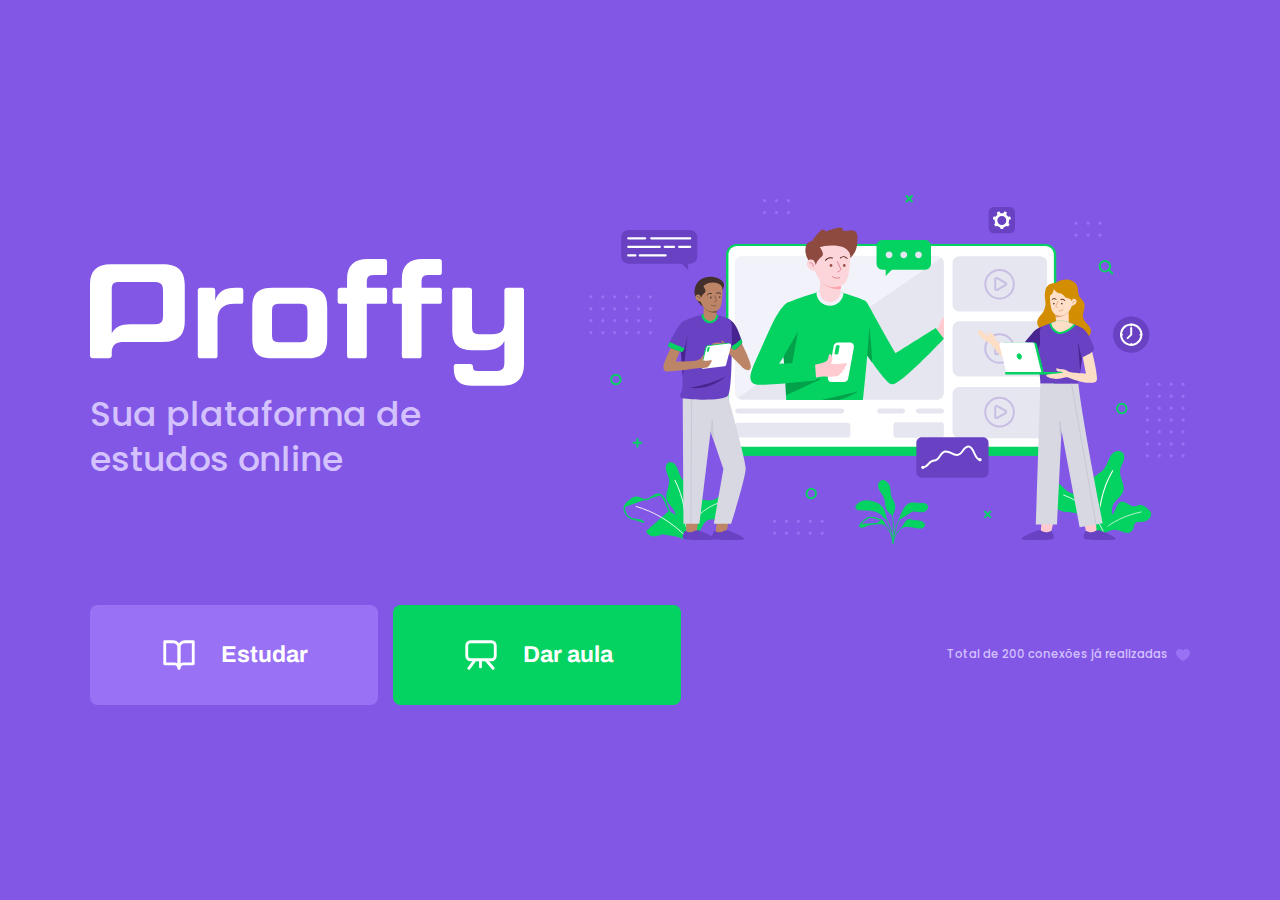
<file: index.html>
<!DOCTYPE html>
<html lang="pt_br">
<head>
    <meta charset="UTF-8">          
    <meta name="viewport" content="width=device-width, initial-scale=1.0">
    <meta name="theme-color" content="#8257E5">
    <link href="https://fonts.googleapis.com/css2?family=Archivo:wght@400;700&amp;family=Poppins:wght@400;600&amp;display=swap" rel="stylesheet">
    <link rel="stylesheet" href="styles/main.css">
    <link rel="stylesheet" href="styles/partials/page-landing.css">

    <title>Profty | sua plataforma de estudos online</title>
    <link rel="shortcut icon" href="images/favicon.png" type="image/png">

</head>
<body id="page-landing">

    <div id="container">
        <div class="logo-container">
            <img src="images/logo.svg" alt="Profty">
            <h2>Sua plataforma de estudos online</h2>
        </div>
        <img class="hero-image" src="images/landing.svg" alt="Plataforma de estudos">
        <div class="buttons-container">
            <a class="study" href="study.html">
                <img src="images/icons/study.svg" alt="Estudar">
                Estudar
            </a>
            <a class="give-classes" href="give-classes.html">
                <img src="images/icons/give-classes.svg" alt="Dar aula">
                Dar aula
            </a>
        </div> 
        
        <p class="total-connections">
            Total de 200 conexões já realizadas
            <img src="images/icons/purple-heart.svg" alt="Coração roxo">
        </p>

        
    </div>
</body>
</html>
</file>
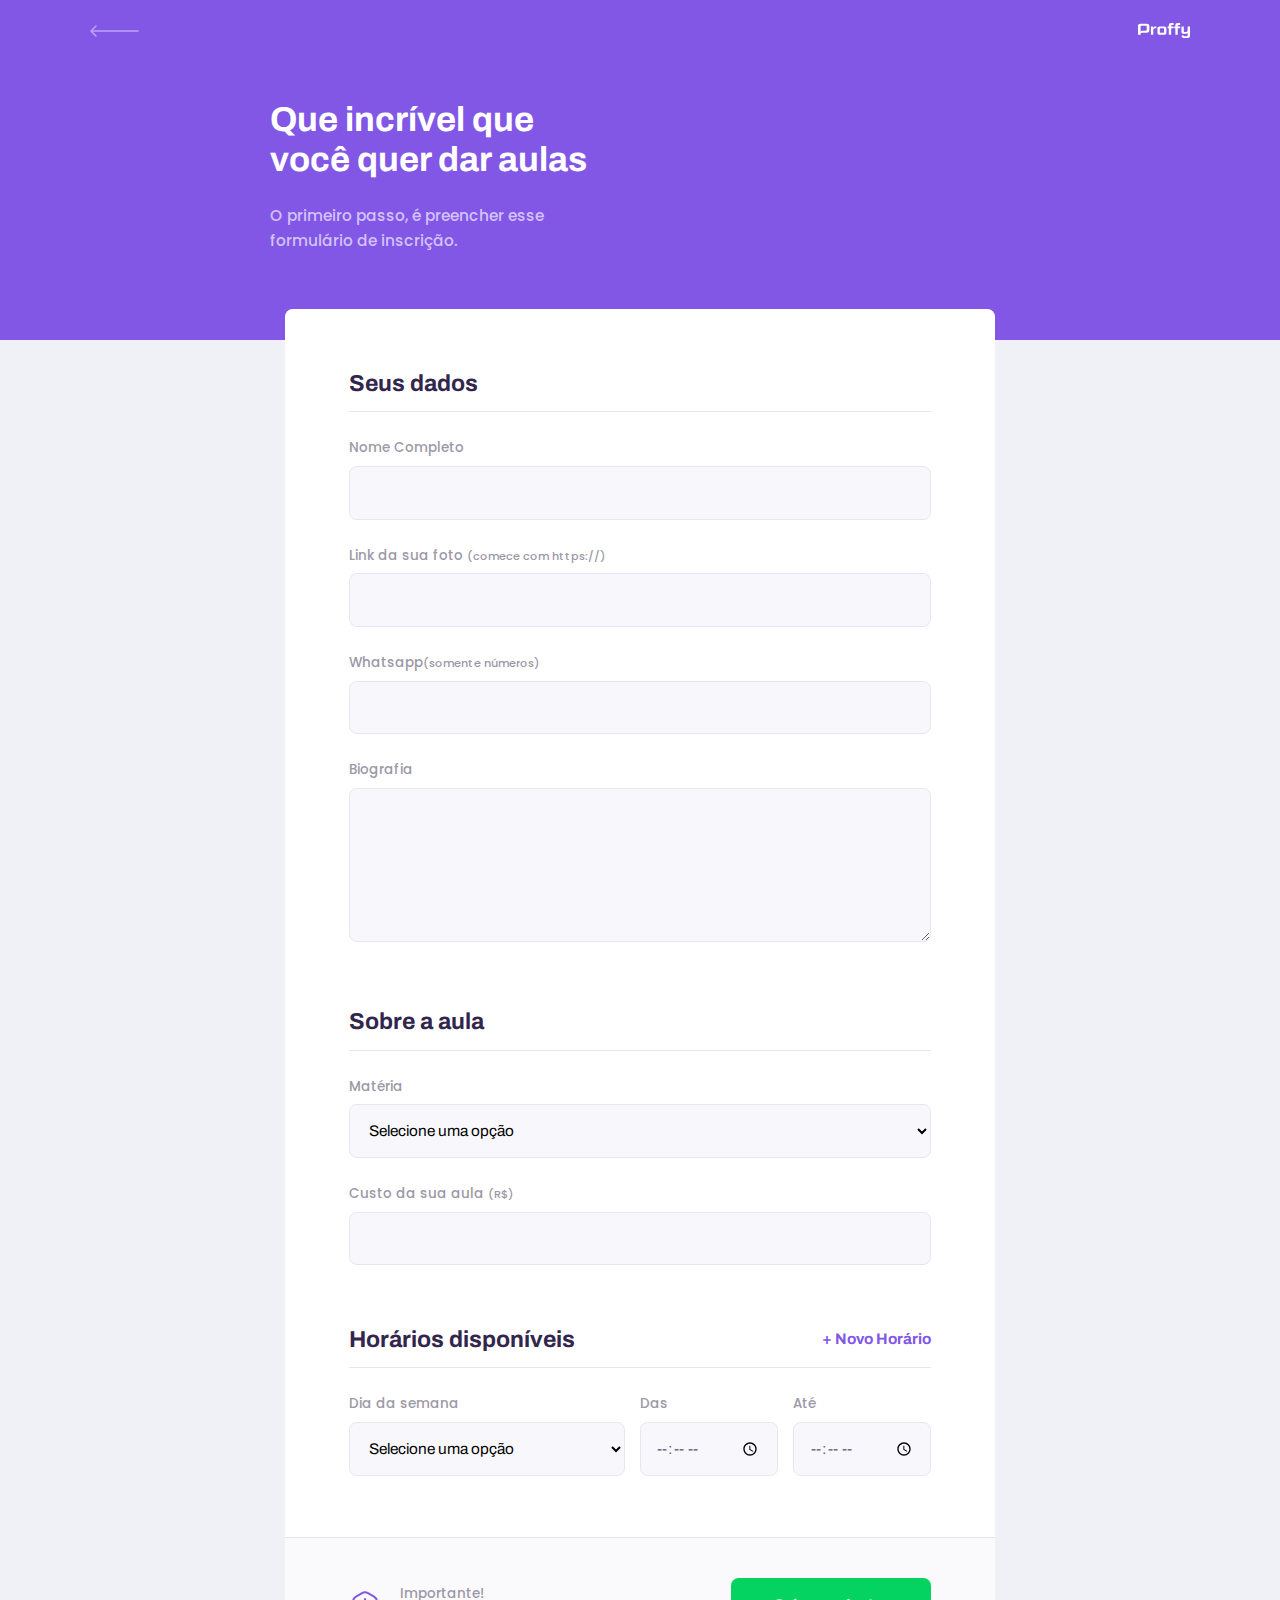
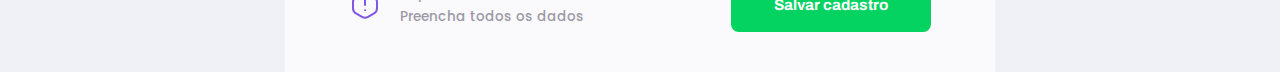
<file: give-classes.html>
<!DOCTYPE html>
<html lang="pt_br">
<head>
    <meta charset="UTF-8">          
    <meta name="viewport" content="width=device-width, initial-scale=1.0">
    <link href="https://fonts.googleapis.com/css2?family=Archivo:wght@400;700&amp;family=Poppins:wght@400;600&amp;display=swap" rel="stylesheet">
    <link rel="stylesheet" href="styles/main.css">
    <link rel="stylesheet" href="styles/partials/header.css">
    <link rel="stylesheet" href="styles/partials/page-give-classes.css">
    <link rel="stylesheet" href="styles/partials/forms.css">
    <script src="scripts/addField.js" defer></script>

    <title>Profty | sua plataforma de estudos online</title>
</head>
<body id="page-give-classes">

    <div id="container">
        <header class="page-header">
            <div class="top-bar-container">
                <a href="/nwl"><img src="images/icons/back.svg" alt="Voltar"></a>
                <img src="images/logo.svg" alt="proffy">
            </div>
            <div class="header-content">
                <strong>Que incrível que você quer dar aulas</strong>
                <p>O primeiro passo, é preencher esse
                    formulário de inscrição.</p>
            </div>   
        </header>
        <main>
            <form action="" id="create-class">
                <fieldset>
                    <legend>Seus dados</legend>
                    <div class="input-block">
                        <label for="name">Nome Completo</label>
                        <input name="name" id="name" required>
                    </div>
                    <div class="input-block">
                        <label for="avatar">Link da sua foto <small>(comece com https://)</small> </label>
                        <input name="avatar" id="avatar" type="url" required>
                    </div>
                    <div class="input-block">
                        <label for="whatsapp">Whatsapp<small>(somente números)</small></label>
                        <input name="whatsapp" id="whatsapp" type="number" required>
                    </div>
                    <div class="textarea-block">
                        <label for="bio">Biografia</label>
                        <textarea name="bio" id="bio" required></textarea>
                    </div>
                </fieldset>
                <fieldset>
                    <legend>Sobre a aula</legend>
                    <div class="select-block">
                        <label for="subject">Matéria</label>
                        <select name="subject" id="subject" required>
                            <option value="">Selecione uma opção</option>
                            <option value="1">Artes</option>
                            <option value="2">Biologia</option>
                            <option value="3">Ciências</option>
                            <option value="4">Educação Física</option>
                            <option value="5">Física</option>
                            <option value="6">Geografia</option>
                            <option value="7">Historia</option>
                            <option value="8">Matemática</option>
                            <option value="9">Português</option>
                            <option value="10">Química</option>
                        </select>
                    </div>
                    <div class="input-block">
                        <label for="cost">Custo da sua aula <small>(R$)</small> </label>
                        <input type="cost" id="cost" type="number">
                    </div>
                </fieldset>
                <fieldset id="schedule-items">
                    <legend>Horários disponíveis
                        <button type="button" id="add-time">+ Novo Horário</button>
                    </legend>

                    <div class="schedule-item">
                        <div class="select-block">
                            <label for="weekday">Dia da semana</label>
                            <select name="weekday[]" required> 
                                <option value="">Selecione uma opção</option>
                                <option value="0">Domingo</option>
                                <option value="1">Segunda-Feira</option>
                                <option value="2">Terça-Feira</option>
                                <option value="3">Quarta-Feira</option>
                                <option value="4">Quinta-Feira</option>
                                <option value="5">Sexta-Feira</option>
                                <option value="6">sábado</option>
                            </select>
                        </div>
                        <div class="input-block">
                            <label for="time_from">Das</label>
                            <input type="time" name="time_from[]" required>
                        </div>
                        <div class="input-block">
                            <label for="time_to">Até</label>
                            <input type="time" name="time_to[]" required>
                        </div>
                    </div>
                </fieldset>
            </form>
            <footer>
                <p>
                    <img src="images/icons/warning.svg" alt="Aviso importante">
                    Importante!<br>Preencha todos os dados
                </p>
                <button type="submit" form="create-class">Salvar cadastro</button>
            </footer>
           
        </main>
    </div>
</body>
</html>
</file>
<file: styles/main.css>
:root {
    --color-background: #F0F0F7;
    --color-primary-lighter: #9871F5;
    --color-primary-light: #916BEA;
    --color-primary: #8257E5;
    --color-primary-dark: #774DD6;
    --color-primary-darker: #6842c2;
    --color-secondary: #04D361;
    --color-secondary-dark: #04BF58;
    --color-title-in-primary: #FFFFFF;
    --color-text-in-primary: #D4C2FF;
    --color-text-title: #32264D;
    --color-text-complement: #9C98A6;
    --color-text-base: #6A6180;
    --color-line-in-white: #E6E6F0;
    --color-input-background: #F8F8FC;
    --color-button-text: #FFFFFF;
    --color-box-base: #FFFFFF;
    --color-box-footer: #FAFAFC;
    --color-small-info: #C1BCCC;
    font-size: 60%; /* controle das medidas rem */
}

* {
    margin: 0;
    padding: 0;
    box-sizing: border-box;

}

html,
body {
    height: 100vh;
}

body {
    background: var(--color-background);
    display: flex;
    align-items: center;
    justify-content: center;
}

body,
input,
button,
textarea {
    font: 500 1.6rem Poppins;
    color: var(--color-text-base);
}
    

#container {
    width: 90vw;
    max-width: 700px;
}

@media (min-width: 700px) {
    :root {
        font-size: 62,5%; /*todo 1rem vai ser relativo a 10px*/
    }
}
</file>
<file: styles/partials/page-landing.css>
#page-landing {
    background: var(--color-primary);
}

#page-landing #container {
    color: var(--color-text-in-primary);
}

.logo-container {
    text-align: center;
    margin-bottom: 3.2rem;
   
}

.logo-container h2 {
    font-weight: 500;
    font-size: 3.6rem;
    line-height: 4.6rem;
}

.logo-container img {
    height: 10rem;
}

.hero-image {
    width: 100%;
}

.buttons-container {
    display: flex;
    justify-content: center;
    margin: 3.2rem 0;
}

.buttons-container a {
    width: 30rem;
    height: 10.4rem;
    border-radius: 0.8rem;
    margin-right: 1.6rem;
    font: 700 2.4rem Archivo;
    display: flex;
    align-items: center;
    justify-content: center;
    text-decoration: none;
    color: var(--color-button-text);
    transition: background 0.2s;
}

.buttons-container a img {
    width: 4rem;
    margin-right: 2.4rem;
}

.buttons-container a.study:hover {
    background: var(--color-primary-light);
}

.buttons-container a.study {
    background: var(--color-primary-lighter); 
}

.buttons-container a.give-classes {
    background: var(--color-secondary);
    margin-right: 0;
}

.buttons-container a.give-classes:hover {
    background: var(--color-secondary-dark);
}

.total-connections {
    font-size: 1.8rem;
    display: flex;
    align-items: center;
    justify-content: center;
}

.total-connections img {
    margin-left: 0.8rem;
}
    
@media (max-width: 699px) {
    :root {
        font-size: 40%; /* modificar as medidas rem */
   }
   
}

@media (min-width: 1100px) {
    #page-landing #container {
        max-width: 1100px;
        display: grid;
        grid-template-columns: 2fr 1fr 2fr;
        grid-template-rows: 350px 1fr;
        grid-template-areas: 
        "proffy image image"
        "button button texting";
        gap: 60px;
    }

    .logo-container {
        grid-area: proffy;
        text-align: initial;
        align-self: center;
        margin: 0;
    }

    .logo-container img {
        height: 127px;
    }

    .hero-image {
        grid-area: image;
        height: 350px;
    }

    .buttons-container {
        grid-area: button;
        justify-content: flex-start;
        margin: 0;
    }

    .total-connections {
        grid-area: texting;
        justify-self: end;
        font-size: 1.2rem; 
    }




}
</file>
<file: styles/partials/header.css>
.page-header {
    background: var(--color-primary);
    display: flex;
    flex-direction: column;
}

.page-header .top-bar-container {
    width: 90%;
    margin: 0 auto;
    display: flex;
    justify-content: space-between;
    align-items: center;
    padding: 1.6rem 0;
}


.page-header .top-bar-container a {
    height: 3.2rem;
    transition: opacity 0.2s;
}


.page-header .top-bar-container a:hover {
    opacity: 0.6;
}


.page-header .top-bar-container > img {
    height: 1.6rem;
}

.page-header .header-content {
    width: 90%;
    margin: 3.2rem auto;
    position: relative;
}

.page-header .header-content strong {
    font: 700 3.6rem Archivo;
    line-height: 4.2rem;
    color: var(--color-title-in-primary);
}

.page-header .header-content p {
    max-width: 30rem;
    font-size: 1.6rem;
    line-height: 2.6rem;
    color: var(--color-text-in-primary);
    margin-top: 2.4rem;
}


@media (min-width:700px) {
    .page-header {
        height: 340px;
    }

    .page-header .top-bar-container{
        max-width: 1100px;
    }

    .page-header .header-content {
        max-width: 740px;
        margin: 0 auto;
        flex: 1 1;
        padding-bottom: 48px;
        display: flex;
        flex-direction: column;
        justify-content: center;
    }

    .page-header .header-content strong {
        max-width: 350px;
    }
}
</file>
<file: styles/partials/page-give-classes.css>
#page-give-classes #container {
    width: 100vw;
    height: 100vh;
}

#page-give-classes .page-header .header-content {
    margin-bottom: 6.4rem; 
}

#page-give-classes main {
    background: var(--color-box-base);
    width: 100%;
    max-width: 74rem;
    border-radius: .8rem;
    margin: -3.2rem auto 3.2rem;
    padding-top: 6.4rem;
}

#page-give-classes fieldset {
    border: none;
    padding: 0 2.4rem;
}

#page-give-classes fieldset legend {
    font: 700 2.4rem Archivo;
    color: var(--color-text-title);
    margin-bottom: 2.4rem;
    display: flex;
    align-items: center;
    justify-content: space-between;
    width: 100%;
    padding-bottom: 1.6rem;
    border-bottom: 1px solid var(--color-line-in-white);
}

#page-give-classes fieldset legend button {
    background: none;
    border: 0;
    color: var(--color-primary);
    font: 700 1.6rem Archivo;
    cursor: pointer;
    transition: 0.2s;
}

#page-give-classes fieldset legend button:hover {
    color: var(--color-primary-darker);
}

#page-give-classes fieldset+fieldset {
    margin-top: 6.4rem;
}

#page-give-classes .input-block+.input-block,
#page-give-classes .input-block+.textarea-block,
#page-give-classes .select-block+.input-block {
    margin-top: 2.4rem;
}

#page-give-classes main footer {
    padding: 4rem 2.4rem;
    background: var(--color-box-footer);
    border-top: 1px solid var(--color-line-in-white);
    margin-top: 6.4rem;
}

#page-give-classes main footer p {
    display: flex;
    align-items: center;
    justify-content: center;
    font-size: 1.4rem;
    line-height: 2.4rem;
    color: var(--color-text-complement);
}

#page-give-classes main footer p img {
    margin-right: 2rem;
} 

#page-give-classes main footer button {
    width: 100%;
    height: 5.6rem;
    background: var(--color-secondary);
    color: var(--color-button-text);
    border: 0;
    border-radius: .8rem;
    cursor: pointer;
    font: 700 1.6rem Archivo;
    display: flex;
    align-items: center;
    justify-content: center;
    text-decoration: none;
    transition: 0.2s;
    margin-top: 3.2rem;
}

#page-give-classes main footer button:hover {
    color: var(--color-secondary-dark);
}

.schedule-item+.schedule-item {
    margin-top: 3.2rem;
    padding-top: 3.2rem;
    border-top: 1px solid var(--color-line-in-white);
}



@media (min-width: 700px) {
    #page-give-classes #container {
        max-width: 100vw;
    }

    #page-give-classes .page-header .header-content {
        margin-bottom: 0;
    }

    #page-give-classes main fieldset {
        padding: 0 64px;
    }

    .schedule-item {
        display: grid;
        grid-template-columns: 2fr 1fr 1fr;
        column-gap: 1.6rem;
    }

    #page-give-classes #schedule-items .select-block+.input-block,
    #page-give-classes #schedule-items .input-block+.input-block {
        margin-top: 0;
    }

    #page-give-classes main footer {
        padding: 40px 64px;
        display: flex;
        align-items: center;
        justify-content: space-between;
    }

    #page-give-classes main footer button {
        margin-top: 0;
        width: 200px;
    }

}
</file>
<file: styles/partials/forms.css>
.select-block label, 
.input-block label,
.textarea-block label {
    font-size: 1.4rem;
    color: var(--color-text-complement);
}

.input-block input, 
.select-block select,
.textarea-block textarea {
    width: 100%;
    height: 5.6rem;
    margin-top: 0.8rem;
    border-radius: 0.8rem;
    background: var(--color-input-background);
    border: 1px solid var(--color-line-in-white);
    outline: 0;
    padding: 0 1.6rem;
    font: 1.6rem Archivo;
}

.textarea-block textarea {
    padding: 1.2rem 1.6rem;
    height: 16rem;
    resize: vertical;
}

.input-block,
.textarea-block {
    position: relative;
}

.input-block:focus-within::after,
.textarea-block:focus-within::after {
    content: "";
    width: calc(100% - 3.2rem);
    height: 2px;
    background: var(--color-primary-light);
    position: absolute;
    left: 1.6rem;
    bottom: 0px;
}
</file>
